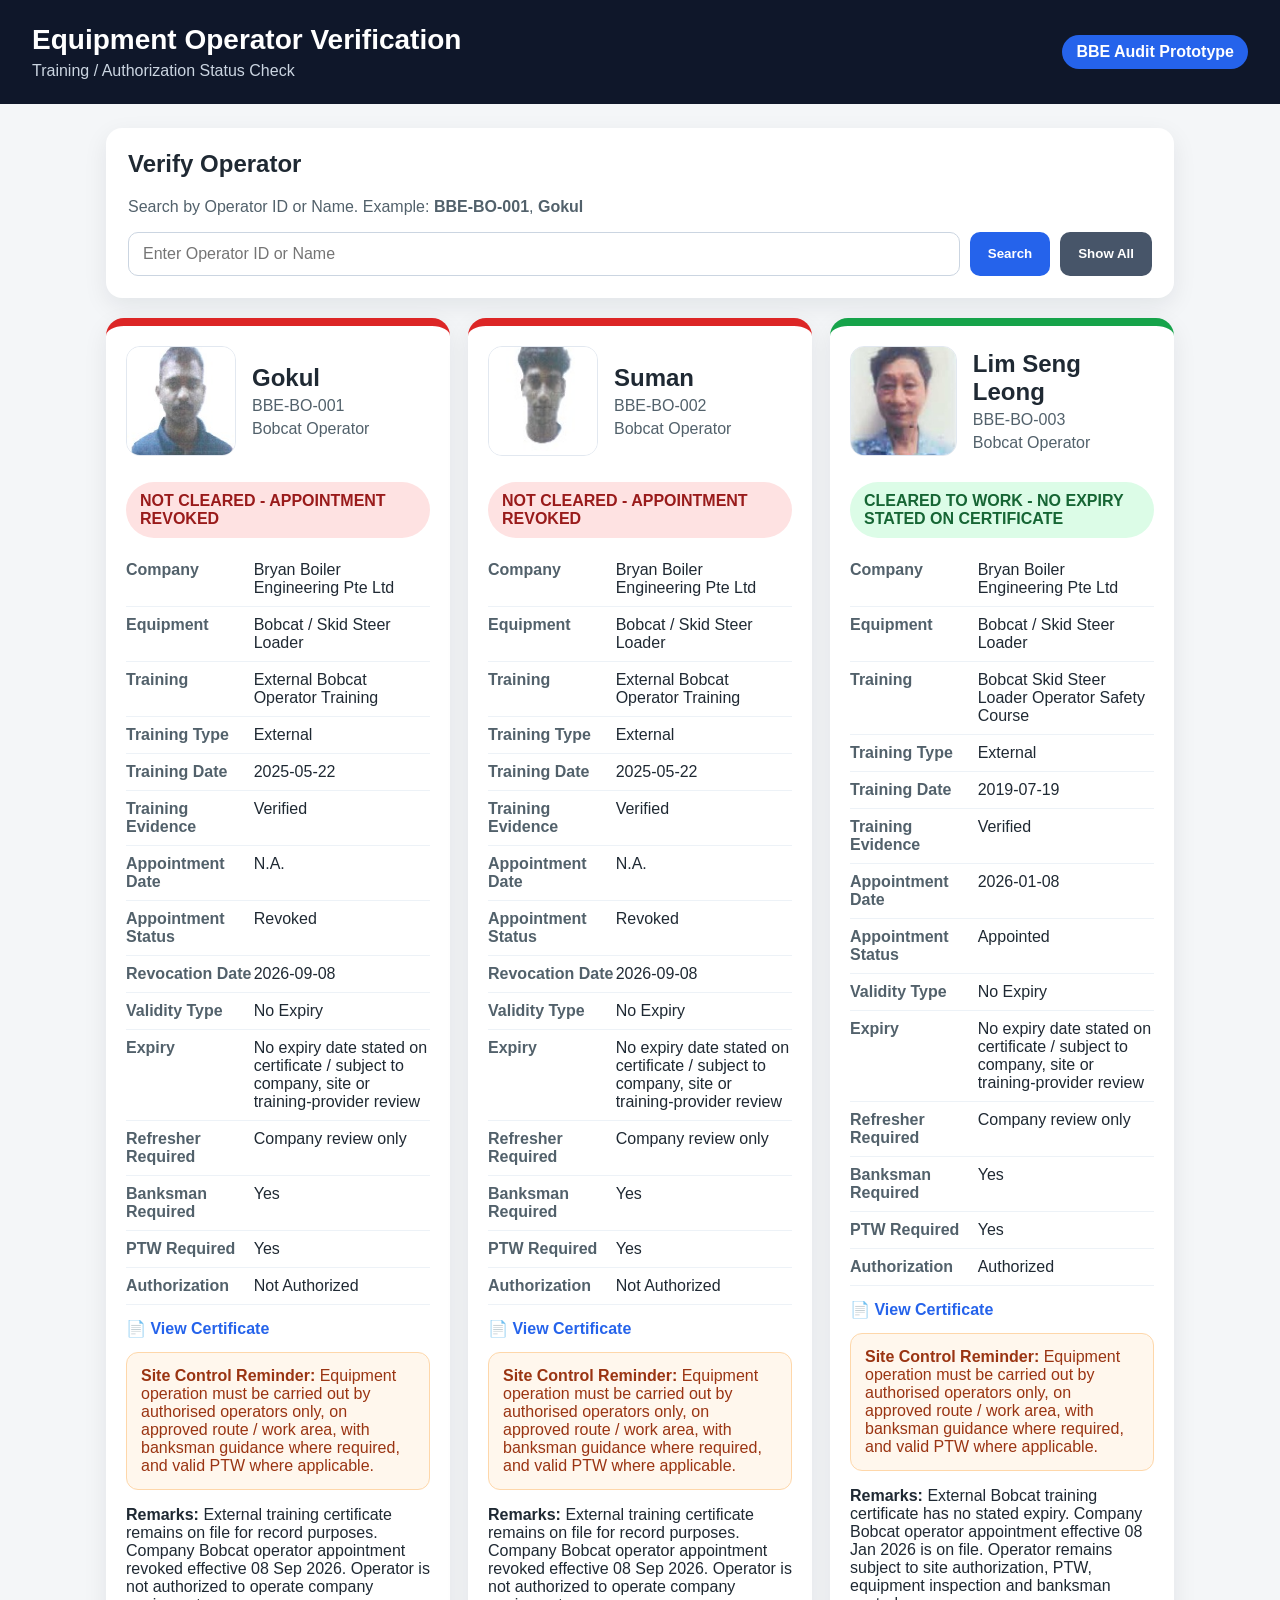
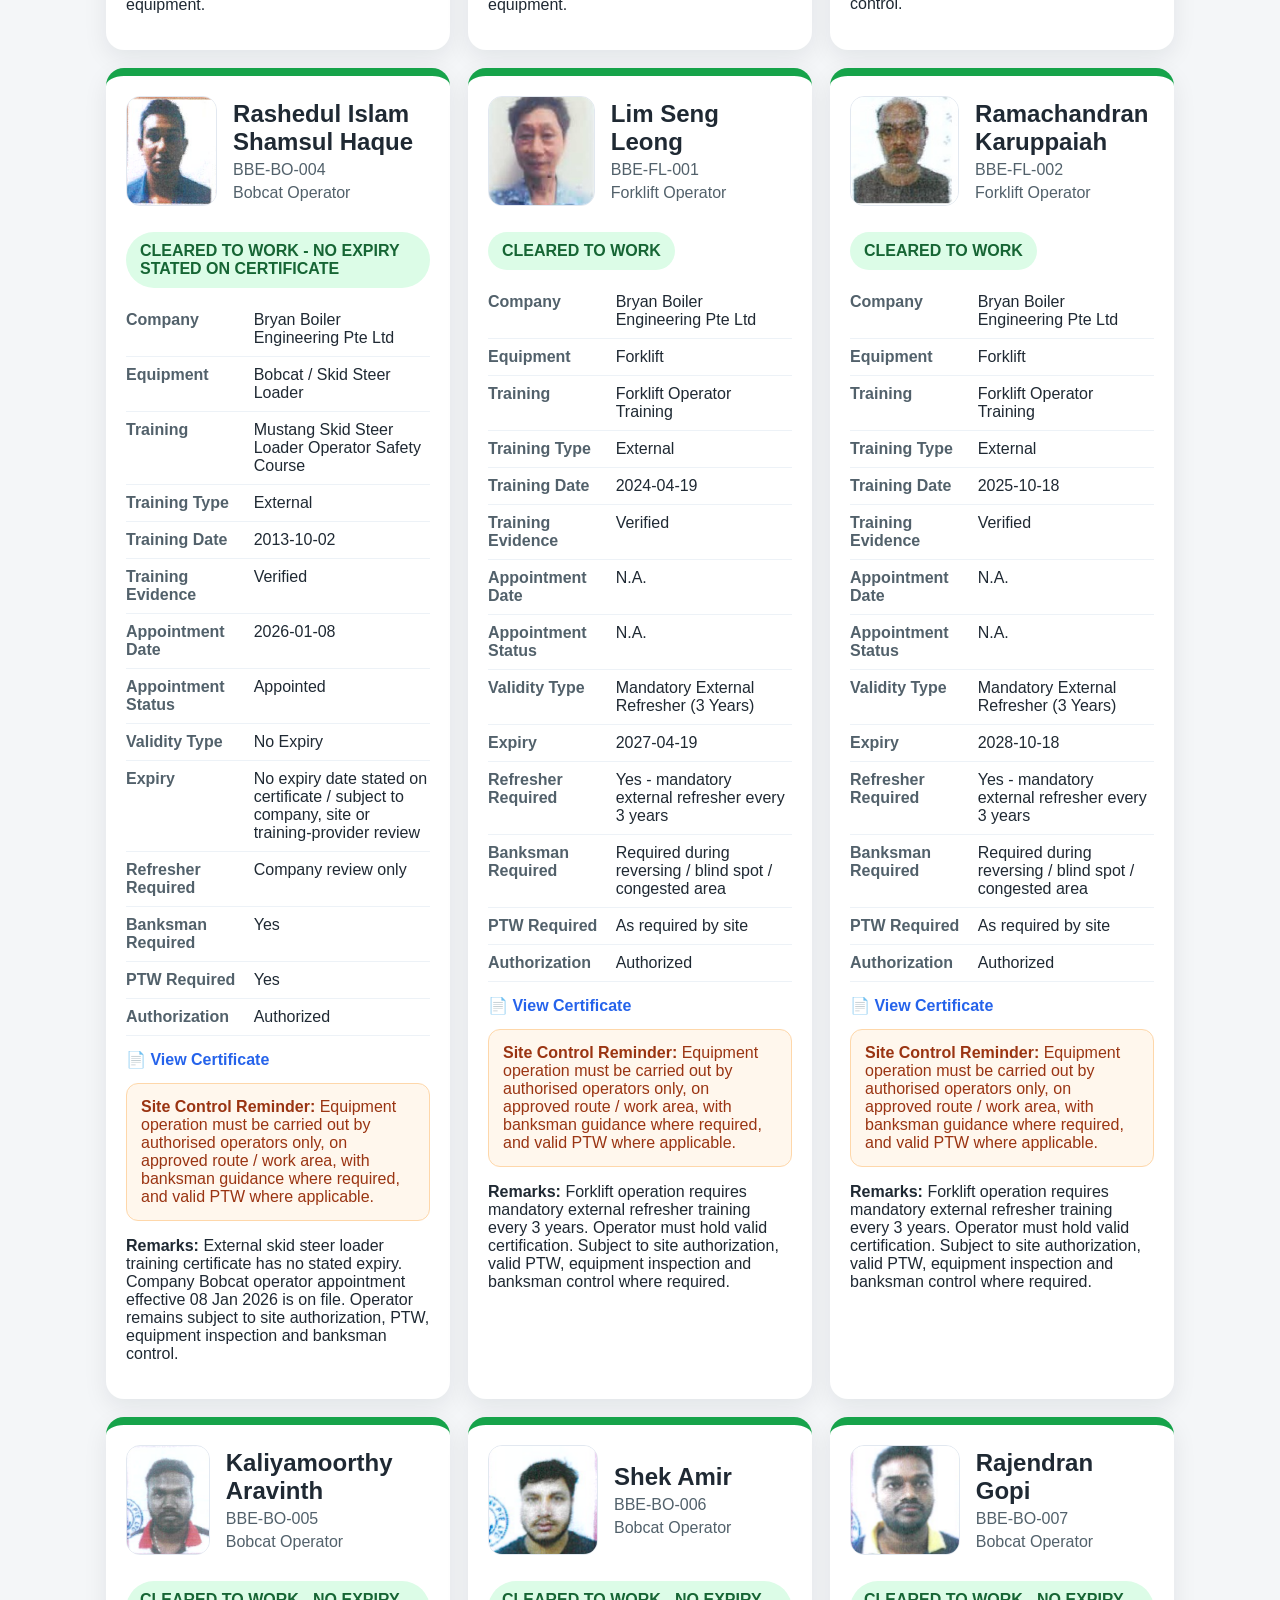
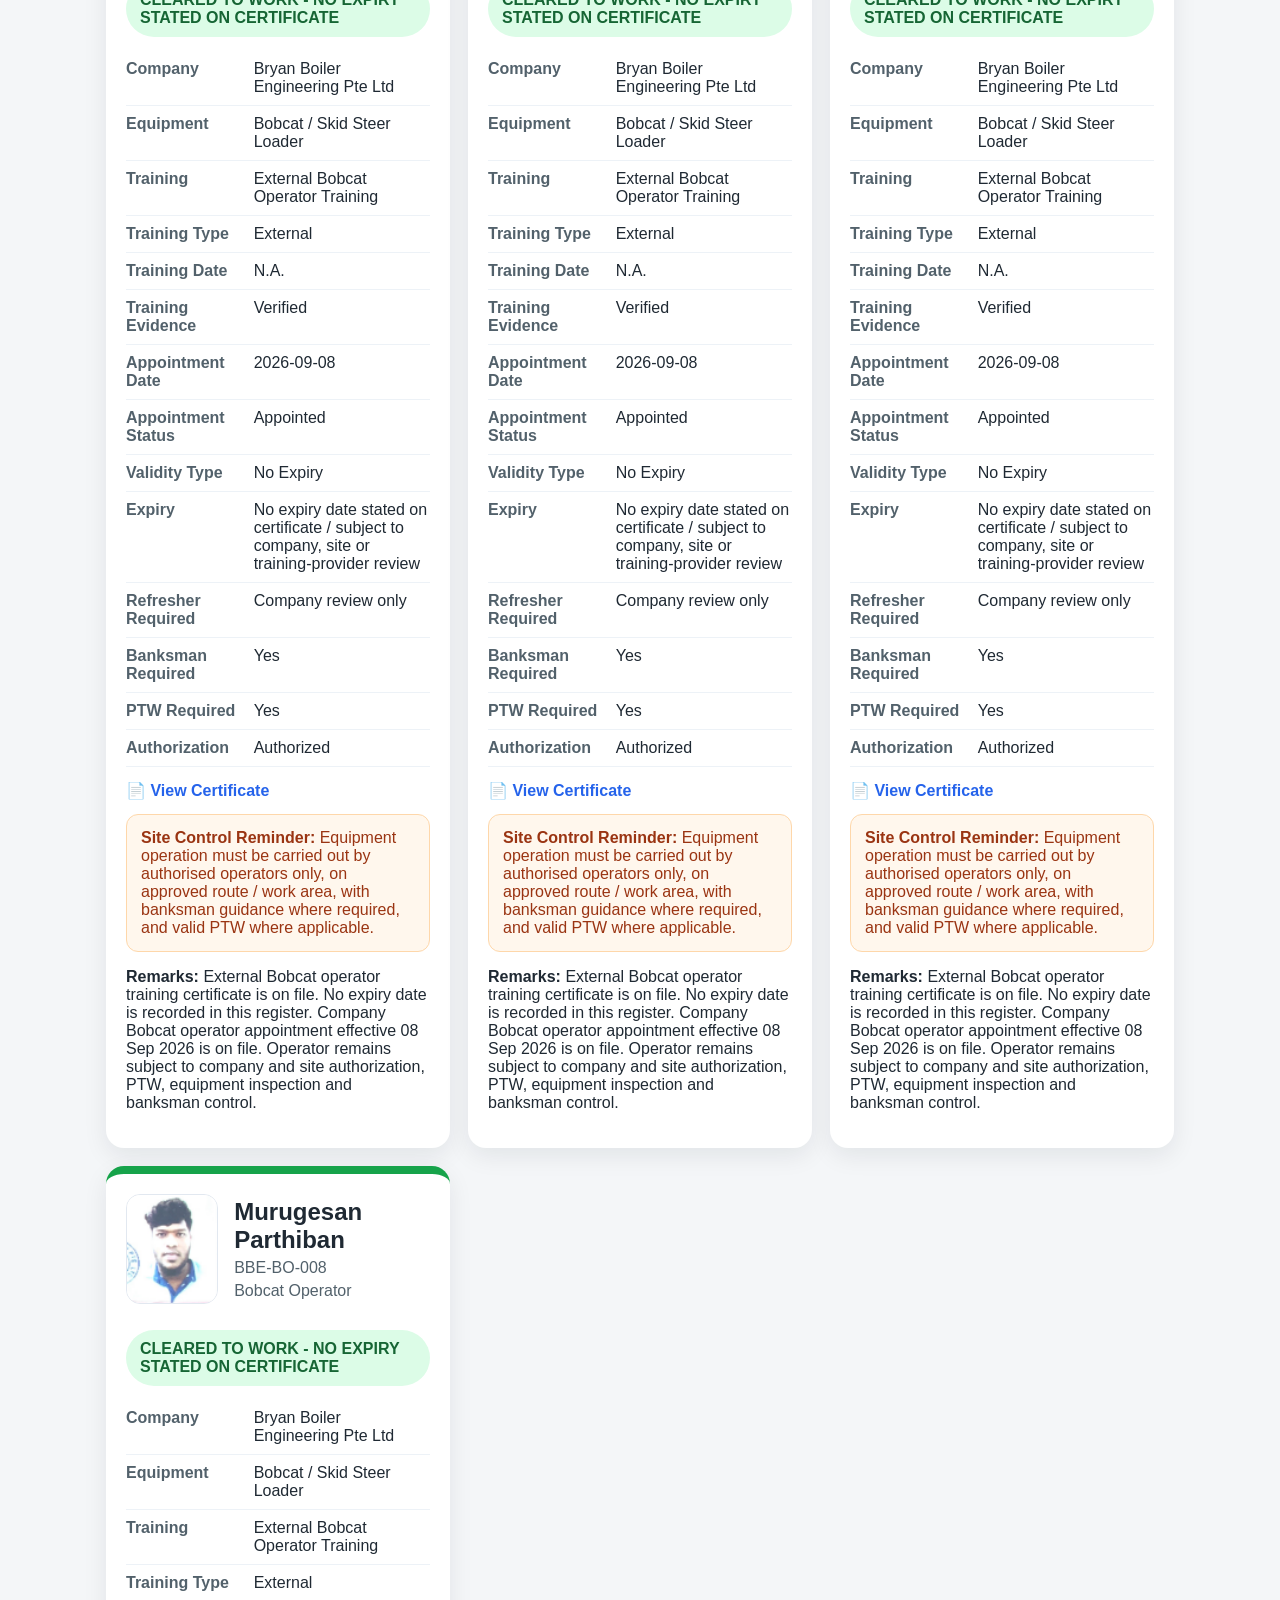
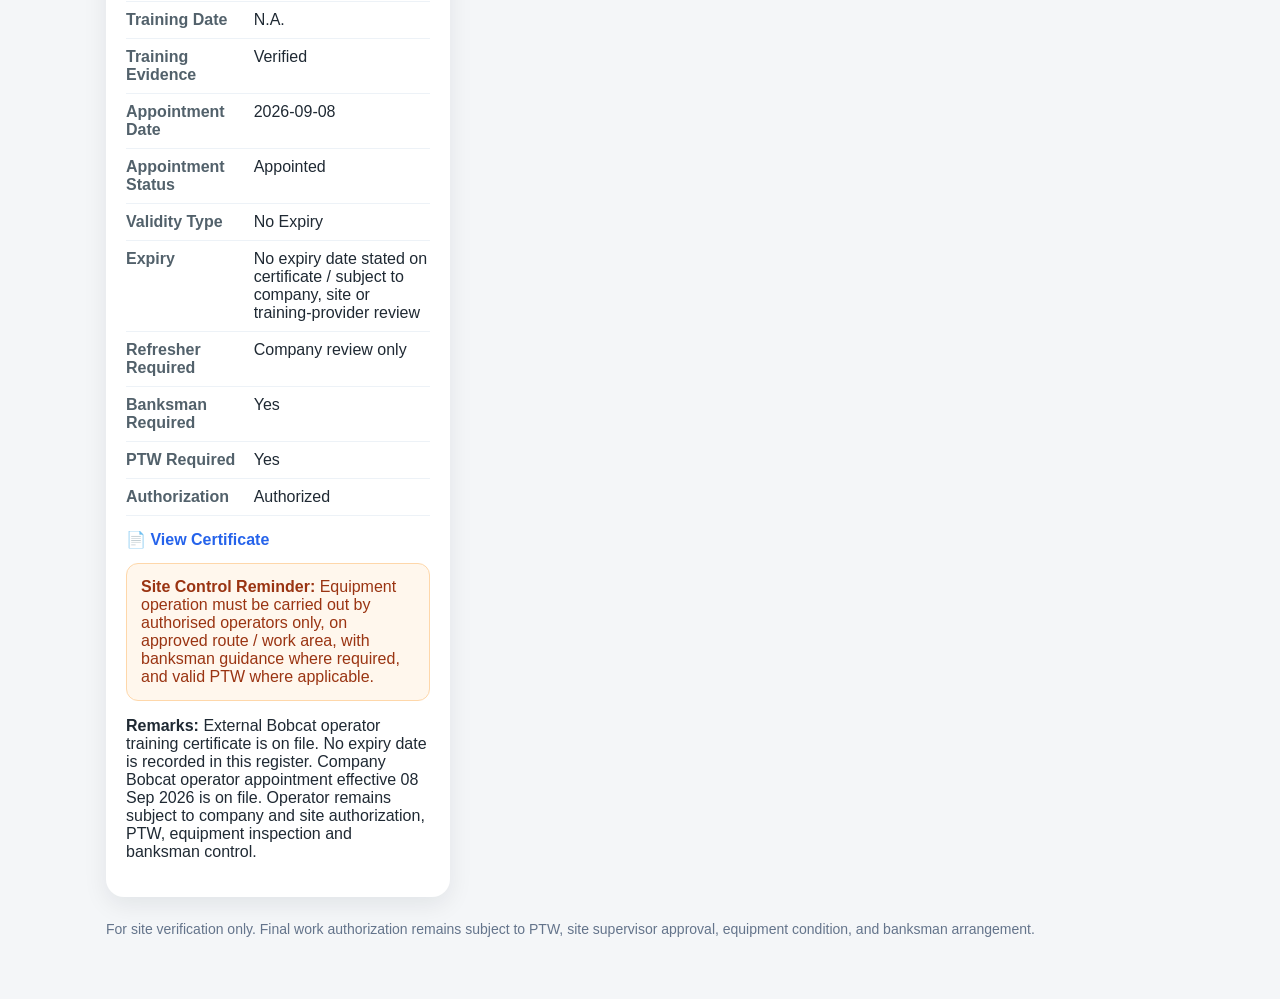
<file: index.html>
<!DOCTYPE html>
<html lang="en">
<head>
  <meta charset="UTF-8" />
  <meta name="viewport" content="width=device-width, initial-scale=1.0" />
  <title>Equipment Operator Verification System</title>
  <link rel="stylesheet" href="style.css" />
</head>
<body>
  <header class="topbar">
    <div>
      <h1>Equipment Operator Verification</h1>
      <p>Training / Authorization Status Check</p>
    </div>
    <span class="badge">BBE Audit Prototype</span>
  </header>

  <main class="container">
    <section class="search-panel">
      <h2>Verify Operator</h2>
      <p class="hint">Search by Operator ID or Name. Example: <b>BBE-BO-001</b>, <b>Gokul</b></p>

      <div class="search-row">
        <input id="searchInput" type="text" placeholder="Enter Operator ID or Name" />
        <button onclick="searchOperator()">Search</button>
        <button class="secondary" onclick="showAllOperators()">Show All</button>
      </div>
    </section>

    <section id="result" class="result-grid"></section>
  </main>

  <footer>
    <p>For site verification only. Final work authorization remains subject to PTW, site supervisor approval, equipment condition, and banksman arrangement.</p>
  </footer>

  <script src="staff-data.js?v=20260908-1"></script>
  <script src="script.js?v=20260908-1"></script>
</body>
</html>
</file>
<file: style.css>
* {
  box-sizing: border-box;
}

body {
  margin: 0;
  font-family: Arial, Helvetica, sans-serif;
  background: #f4f6f8;
  color: #1f2933;
}

.topbar {
  background: #0f172a;
  color: white;
  padding: 24px 32px;
  display: flex;
  justify-content: space-between;
  align-items: center;
  gap: 16px;
}

.topbar h1 {
  margin: 0;
  font-size: 28px;
}

.topbar p {
  margin: 6px 0 0;
  color: #cbd5e1;
}

.badge {
  background: #2563eb;
  padding: 8px 14px;
  border-radius: 999px;
  font-weight: bold;
  white-space: nowrap;
}

.container {
  max-width: 1100px;
  margin: 24px auto;
  padding: 0 16px;
}

.search-panel {
  background: white;
  padding: 22px;
  border-radius: 16px;
  box-shadow: 0 8px 24px rgba(15, 23, 42, 0.08);
  margin-bottom: 20px;
}

.search-panel h2 {
  margin-top: 0;
}

.hint {
  color: #52616b;
}

.search-row {
  display: flex;
  gap: 10px;
  flex-wrap: wrap;
}

input {
  flex: 1;
  min-width: 240px;
  padding: 12px 14px;
  border: 1px solid #cbd5e1;
  border-radius: 10px;
  font-size: 16px;
}

button {
  padding: 12px 18px;
  border: none;
  border-radius: 10px;
  background: #2563eb;
  color: white;
  cursor: pointer;
  font-weight: bold;
}

button:hover {
  background: #1d4ed8;
}

button.secondary {
  background: #475569;
}

button.secondary:hover {
  background: #334155;
}

.result-grid {
  display: grid;
  grid-template-columns: repeat(auto-fit, minmax(320px, 1fr));
  gap: 18px;
}

.card {
  background: white;
  border-radius: 18px;
  padding: 20px;
  box-shadow: 0 8px 24px rgba(15, 23, 42, 0.08);
  border-top: 8px solid #94a3b8;
}

.card.valid {
  border-top-color: #16a34a;
}

.card.expired {
  border-top-color: #dc2626;
}

.card.review {
  border-top-color: #d97706;
}

.profile {
  display: flex;
  gap: 16px;
  align-items: center;
  margin-bottom: 16px;
}

.profile img {
  width: 110px;
  height: 110px;
  border-radius: 14px;
  object-fit: cover;
  border: 1px solid #e2e8f0;
  background: #f1f5f9;
}

.profile h3 {
  margin: 0;
  font-size: 24px;
}

.profile p {
  margin: 5px 0 0;
  color: #52616b;
}

.status {
  display: inline-block;
  padding: 10px 14px;
  border-radius: 999px;
  font-weight: bold;
  margin: 10px 0 14px;
}

.status.valid {
  background: #dcfce7;
  color: #166534;
}

.status.expired {
  background: #fee2e2;
  color: #991b1b;
}

.status.review {
  background: #fef3c7;
  color: #92400e;
}

.details {
  width: 100%;
  border-collapse: collapse;
}

.details td {
  padding: 9px 0;
  border-bottom: 1px solid #edf2f7;
  vertical-align: top;
}

.details td:first-child {
  color: #52616b;
  width: 42%;
  font-weight: bold;
}

.cert-link {
  display: inline-block;
  margin-top: 14px;
  color: #2563eb;
  font-weight: bold;
  text-decoration: none;
}

.cert-link:hover {
  text-decoration: underline;
}

.warning {
  background: #fff7ed;
  border: 1px solid #fed7aa;
  padding: 14px;
  border-radius: 12px;
  color: #9a3412;
  margin-top: 14px;
}

.not-found {
  background: white;
  padding: 24px;
  border-radius: 16px;
  box-shadow: 0 8px 24px rgba(15, 23, 42, 0.08);
  color: #991b1b;
  font-weight: bold;
}

footer {
  max-width: 1100px;
  margin: 24px auto;
  padding: 0 16px 24px;
  color: #64748b;
  font-size: 14px;
}

@media (max-width: 600px) {
  .topbar {
    flex-direction: column;
    align-items: flex-start;
  }

  .profile {
    align-items: flex-start;
  }
}
</file>
